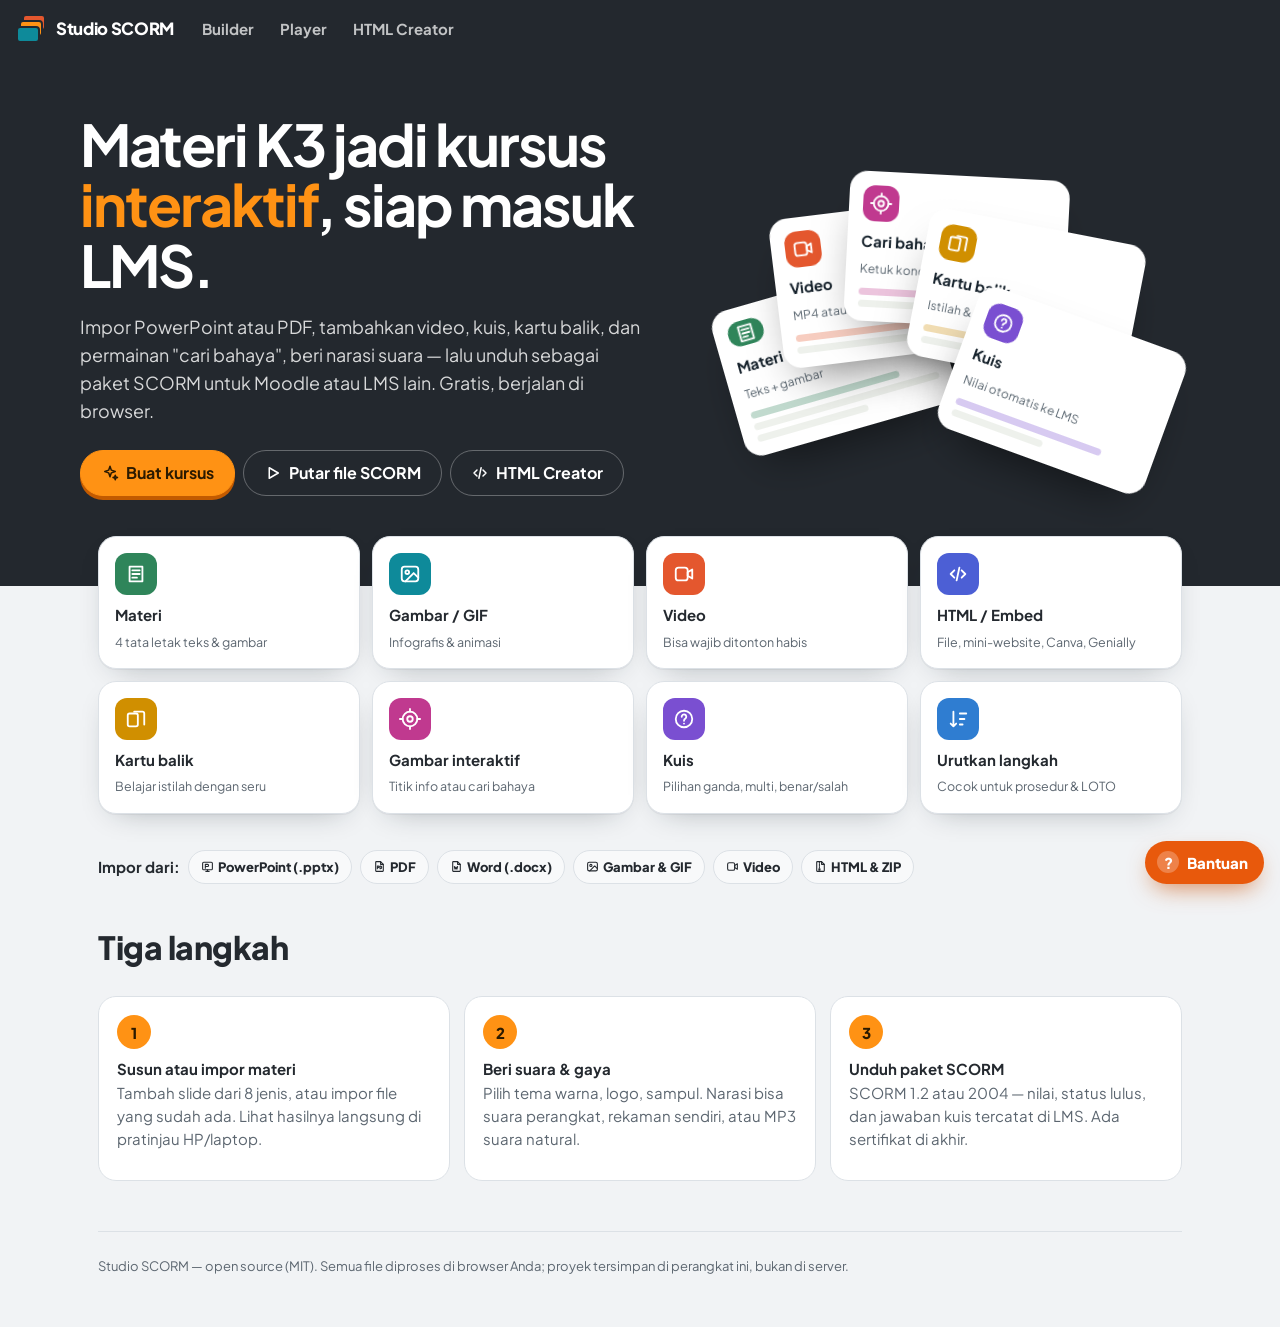
<file: index.html>
<!doctype html>
<html lang="id">
<head>
  <meta charset="utf-8">
  <meta name="viewport" content="width=device-width, initial-scale=1, viewport-fit=cover">
  <meta name="theme-color" content="#23282e">
  <title>Studio SCORM — buat & putar e-learning SCORM</title>
  <meta name="description" content="Aplikasi open-source berbahasa Indonesia untuk membuat kursus SCORM interaktif (materi, video, kuis, kartu balik, cari bahaya) dengan narasi suara, dan memutar paket SCORM di browser.">
  <link rel="preconnect" href="https://fonts.googleapis.com">
  <link rel="preconnect" href="https://fonts.gstatic.com" crossorigin>
  <link href="https://fonts.googleapis.com/css2?family=Plus+Jakarta+Sans:wght@400;500;600;700;800&display=swap" rel="stylesheet">
  <link rel="stylesheet" href="app.css">
  <script type="module">
    import { icon } from './ui.js';
    document.querySelectorAll('.ic-slot[data-icon]').forEach((el) => el.replaceWith(icon(el.dataset.icon)));
  </script>
  <script type="module" src="tur-index.js" defer></script>
</head>
<body class="home">
  <header class="topbar">
    <a class="brand" href="index.html" aria-label="Studio SCORM — beranda"><span class="brand-mark" aria-hidden="true"><i></i><i></i><i></i></span><span class="brand-name">Studio SCORM</span></a>
    <nav class="topnav" aria-label="Menu utama">
      <a href="builder.html">Builder</a>
      <a href="player.html">Player</a>
      <a href="html-builder.html">HTML Creator</a>
    </nav>
  </header>

  <section class="hero">
    <div class="hero-inner">
      <div>
        <h1>Materi K3 jadi kursus <span class="hl">interaktif</span>, siap masuk LMS.</h1>
        <p class="lead">Impor PowerPoint atau PDF, tambahkan video, kuis, kartu balik, dan permainan "cari bahaya", beri narasi suara — lalu unduh sebagai paket SCORM untuk Moodle atau LMS lain. Gratis, berjalan di browser.</p>
        <div class="row">
          <a class="btn btn-signal nudge" href="builder.html"><span class="ic-slot" data-icon="sparkle"></span>Buat kursus</a>
          <a class="btn btn-ghost-light" href="player.html"><span class="ic-slot" data-icon="play"></span>Putar file SCORM</a>
          <a class="btn btn-ghost-light" href="html-builder.html"><span class="ic-slot" data-icon="html"></span>HTML Creator</a>
        </div>
      </div>
      <div class="fan" aria-hidden="true">
        <div class="fan-card" style="--tc:var(--t-content);--r:-16deg;--x:-120px;--y:20px;--d:.05s"><span class="type-icon"><span class="ic-slot" data-icon="content"></span></span><b>Materi</b><small>Teks + gambar</small><span class="bars"><i></i><i></i><i style="width:60%"></i></span></div>
        <div class="fan-card" style="--tc:var(--t-video);--r:-7deg;--x:-55px;--y:-30px;--d:.12s"><span class="type-icon"><span class="ic-slot" data-icon="video"></span></span><b>Video</b><small>MP4 atau YouTube</small><span class="bars"><i></i><i></i></span></div>
        <div class="fan-card" style="--tc:var(--t-hotspot);--r:3deg;--x:10px;--y:-55px;--d:.19s"><span class="type-icon"><span class="ic-slot" data-icon="hotspot"></span></span><b>Cari bahaya</b><small>Ketuk kondisi tidak aman</small><span class="bars"><i></i><i style="width:70%"></i></span></div>
        <div class="fan-card" style="--tc:var(--t-flip);--r:11deg;--x:80px;--y:-20px;--d:.26s"><span class="type-icon"><span class="ic-slot" data-icon="flip"></span></span><b>Kartu balik</b><small>Istilah & penjelasan</small><span class="bars"><i></i><i></i></span></div>
        <div class="fan-card" style="--tc:var(--t-quiz);--r:20deg;--x:140px;--y:40px;--d:.33s"><span class="type-icon"><span class="ic-slot" data-icon="quiz"></span></span><b>Kuis</b><small>Nilai otomatis ke LMS</small><span class="bars"><i></i><i style="width:50%"></i></span></div>
      </div>
    </div>
  </section>

  <main class="home-section">
    <div class="feature-grid lift">
      <div class="feature" style="--tc:var(--t-content)"><span class="type-icon"><span class="ic-slot" data-icon="content"></span></span><b>Materi</b><small>4 tata letak teks & gambar</small></div>
      <div class="feature" style="--tc:var(--t-image)"><span class="type-icon"><span class="ic-slot" data-icon="image"></span></span><b>Gambar / GIF</b><small>Infografis & animasi</small></div>
      <div class="feature" style="--tc:var(--t-video)"><span class="type-icon"><span class="ic-slot" data-icon="video"></span></span><b>Video</b><small>Bisa wajib ditonton habis</small></div>
      <div class="feature" style="--tc:var(--t-html)"><span class="type-icon"><span class="ic-slot" data-icon="html"></span></span><b>HTML / Embed</b><small>File, mini-website, Canva, Genially</small></div>
      <div class="feature" style="--tc:var(--t-flip)"><span class="type-icon"><span class="ic-slot" data-icon="flip"></span></span><b>Kartu balik</b><small>Belajar istilah dengan seru</small></div>
      <div class="feature" style="--tc:var(--t-hotspot)"><span class="type-icon"><span class="ic-slot" data-icon="hotspot"></span></span><b>Gambar interaktif</b><small>Titik info atau cari bahaya</small></div>
      <div class="feature" style="--tc:var(--t-quiz)"><span class="type-icon"><span class="ic-slot" data-icon="quiz"></span></span><b>Kuis</b><small>Pilihan ganda, multi, benar/salah</small></div>
      <div class="feature" style="--tc:var(--t-sort)"><span class="type-icon"><span class="ic-slot" data-icon="sort"></span></span><b>Urutkan langkah</b><small>Cocok untuk prosedur & LOTO</small></div>
    </div>

    <div class="strip">
      <b>Impor dari:</b>
      <span class="pill"><span class="ic-slot" data-icon="ppt"></span>PowerPoint (.pptx)</span>
      <span class="pill"><span class="ic-slot" data-icon="pdf"></span>PDF</span>
      <span class="pill"><span class="ic-slot" data-icon="word"></span>Word (.docx)</span>
      <span class="pill"><span class="ic-slot" data-icon="image"></span>Gambar & GIF</span>
      <span class="pill"><span class="ic-slot" data-icon="video"></span>Video</span>
      <span class="pill"><span class="ic-slot" data-icon="zip"></span>HTML & ZIP</span>
    </div>

    <h2 class="big">Tiga langkah</h2>
    <ol class="how">
      <li><b>Susun atau impor materi</b><p class="muted">Tambah slide dari 8 jenis, atau impor file yang sudah ada. Lihat hasilnya langsung di pratinjau HP/laptop.</p></li>
      <li><b>Beri suara & gaya</b><p class="muted">Pilih tema warna, logo, sampul. Narasi bisa suara perangkat, rekaman sendiri, atau MP3 suara natural.</p></li>
      <li><b>Unduh paket SCORM</b><p class="muted">SCORM 1.2 atau 2004 — nilai, status lulus, dan jawaban kuis tercatat di LMS. Ada sertifikat di akhir.</p></li>
    </ol>
    <p class="foot">Studio SCORM — open source (MIT). Semua file diproses di browser Anda; proyek tersimpan di perangkat ini, bukan di server.</p>
  </main>
</body>
</html>
</file>
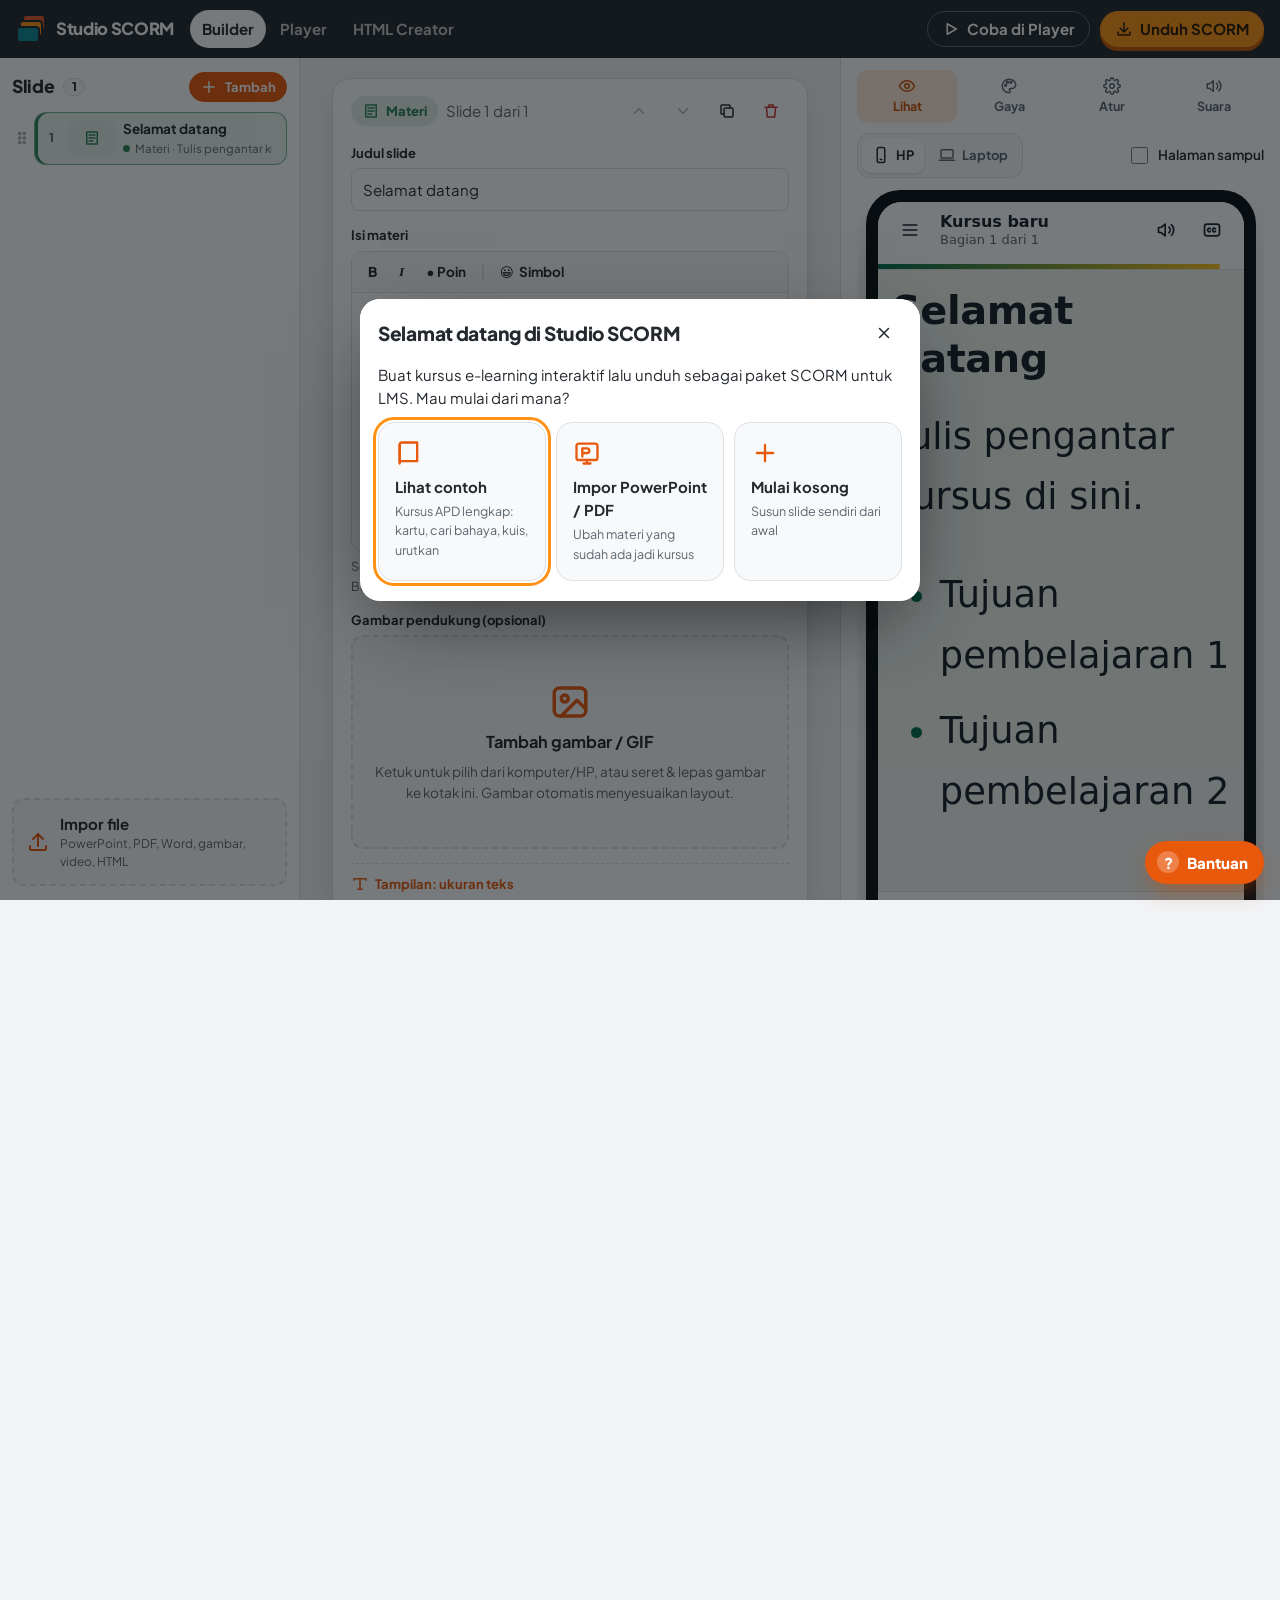
<file: builder.html>
<!doctype html>
<html lang="id">
<head>
  <meta charset="utf-8">
  <meta name="viewport" content="width=device-width, initial-scale=1, viewport-fit=cover">
  <meta name="theme-color" content="#23282e">
  <title>Builder — Studio SCORM</title>
  <link rel="preconnect" href="https://fonts.googleapis.com">
  <link rel="preconnect" href="https://fonts.gstatic.com" crossorigin>
  <link href="https://fonts.googleapis.com/css2?family=Plus+Jakarta+Sans:wght@400;500;600;700;800&display=swap" rel="stylesheet">
  <link rel="stylesheet" href="app.css">
  <script src="jszip.min.js"></script>
  <script src="karakter.js"></script>
  <script src="lipsync.js"></script>
  <script src="sfx.js"></script>
  <script type="module" src="builder.js"></script>
</head>
<body class="is-builder">
  <header class="topbar">
    <a class="brand" href="index.html" aria-label="Studio SCORM — beranda"><span class="brand-mark" aria-hidden="true"><i></i><i></i><i></i></span><span class="brand-name">Studio SCORM</span></a>
    <nav class="topnav" aria-label="Menu utama">
      <a href="builder.html" aria-current="page">Builder</a>
      <a href="player.html">Player</a>
      <a href="html-builder.html">HTML Creator</a>
    </nav>
    <span class="spacer"></span>
    <small id="saveState" class="save-state" aria-live="polite"></small>
    <button id="btnPreviewFull" class="btn btn-ghost-light" type="button"><span class="ic-slot" data-icon="play"></span><span class="hide-sm">Coba di Player</span></button>
    <button id="btnBuild" class="btn btn-signal" type="button"><span class="ic-slot" data-icon="download"></span><span>Unduh SCORM</span></button>
  </header>

  <div class="builder" id="builder" data-view="edit">
    <aside class="pane pane-slides" aria-label="Daftar slide">
      <div class="pane-head">
        <h2>Slide <span id="slideCount" class="count-pill">0</span></h2>
        <button id="btnAdd" class="btn btn-primary btn-sm" type="button"><span class="ic-slot" data-icon="plus"></span>Tambah</button>
      </div>
      <ol id="slideList" class="slide-list"></ol>
      <button id="btnImport" class="import-cta" type="button">
        <span class="ic-slot" data-icon="upload"></span>
        <span><b>Impor file</b><small>PowerPoint, PDF, Word, gambar, video, HTML</small></span>
      </button>
    </aside>

    <main class="pane pane-edit" id="paneEdit" aria-label="Penyunting slide">
      <div id="editor"></div>
    </main>

    <aside class="pane pane-side" aria-label="Pratinjau dan pengaturan">
      <div class="tabs" role="tablist" aria-label="Panel samping">
        <button role="tab" data-tab="lihat" aria-selected="true"><span class="ic-slot" data-icon="eye"></span>Lihat</button>
        <button role="tab" data-tab="gaya" aria-selected="false"><span class="ic-slot" data-icon="palette"></span>Gaya</button>
        <button role="tab" data-tab="atur" aria-selected="false"><span class="ic-slot" data-icon="settings"></span>Atur</button>
        <button role="tab" data-tab="suara" aria-selected="false"><span class="ic-slot" data-icon="sound"></span>Suara</button>
      </div>
      <section class="tab-panel" data-panel="lihat">
        <div class="preview-tools">
          <div class="segmented" role="radiogroup" aria-label="Ukuran layar pratinjau">
            <label><input type="radio" name="dev" value="hp" checked><span><span class="ic-slot" data-icon="phone"></span>HP</span></label>
            <label><input type="radio" name="dev" value="laptop"><span><span class="ic-slot" data-icon="laptop"></span>Laptop</span></label>
          </div>
          <label class="chk"><input type="checkbox" id="pvCover"> Halaman sampul</label>
        </div>
        <div class="preview-stage" id="pvStage">
          <div class="device" id="pvDevice"><iframe id="pvFrame" title="Pratinjau slide" src="preview.html"></iframe></div>
        </div>
        <p class="hint center">Pratinjau langsung — coba klik kuis, kartu, atau titik di sini.</p>
      </section>
      <section class="tab-panel" data-panel="gaya" hidden></section>
      <section class="tab-panel" data-panel="atur" hidden></section>
      <section class="tab-panel" data-panel="suara" hidden></section>
    </aside>
  </div>

  <nav class="mobile-nav" aria-label="Bagian Builder">
    <button data-view="slides"><span class="ic-slot" data-icon="list"></span>Slide</button>
    <button data-view="edit" aria-current="true"><span class="ic-slot" data-icon="edit"></span>Edit</button>
    <button data-view="lihat"><span class="ic-slot" data-icon="eye"></span>Lihat</button>
    <button data-view="atur"><span class="ic-slot" data-icon="settings"></span>Atur</button>
  </nav>

  <div class="drop-overlay" id="dropOverlay" hidden><div><span class="ic-slot" data-icon="upload"></span><b>Lepaskan untuk mengimpor</b><small>PowerPoint, PDF, Word, gambar, video, HTML, ZIP</small></div></div>
</body>
</html>
</file>
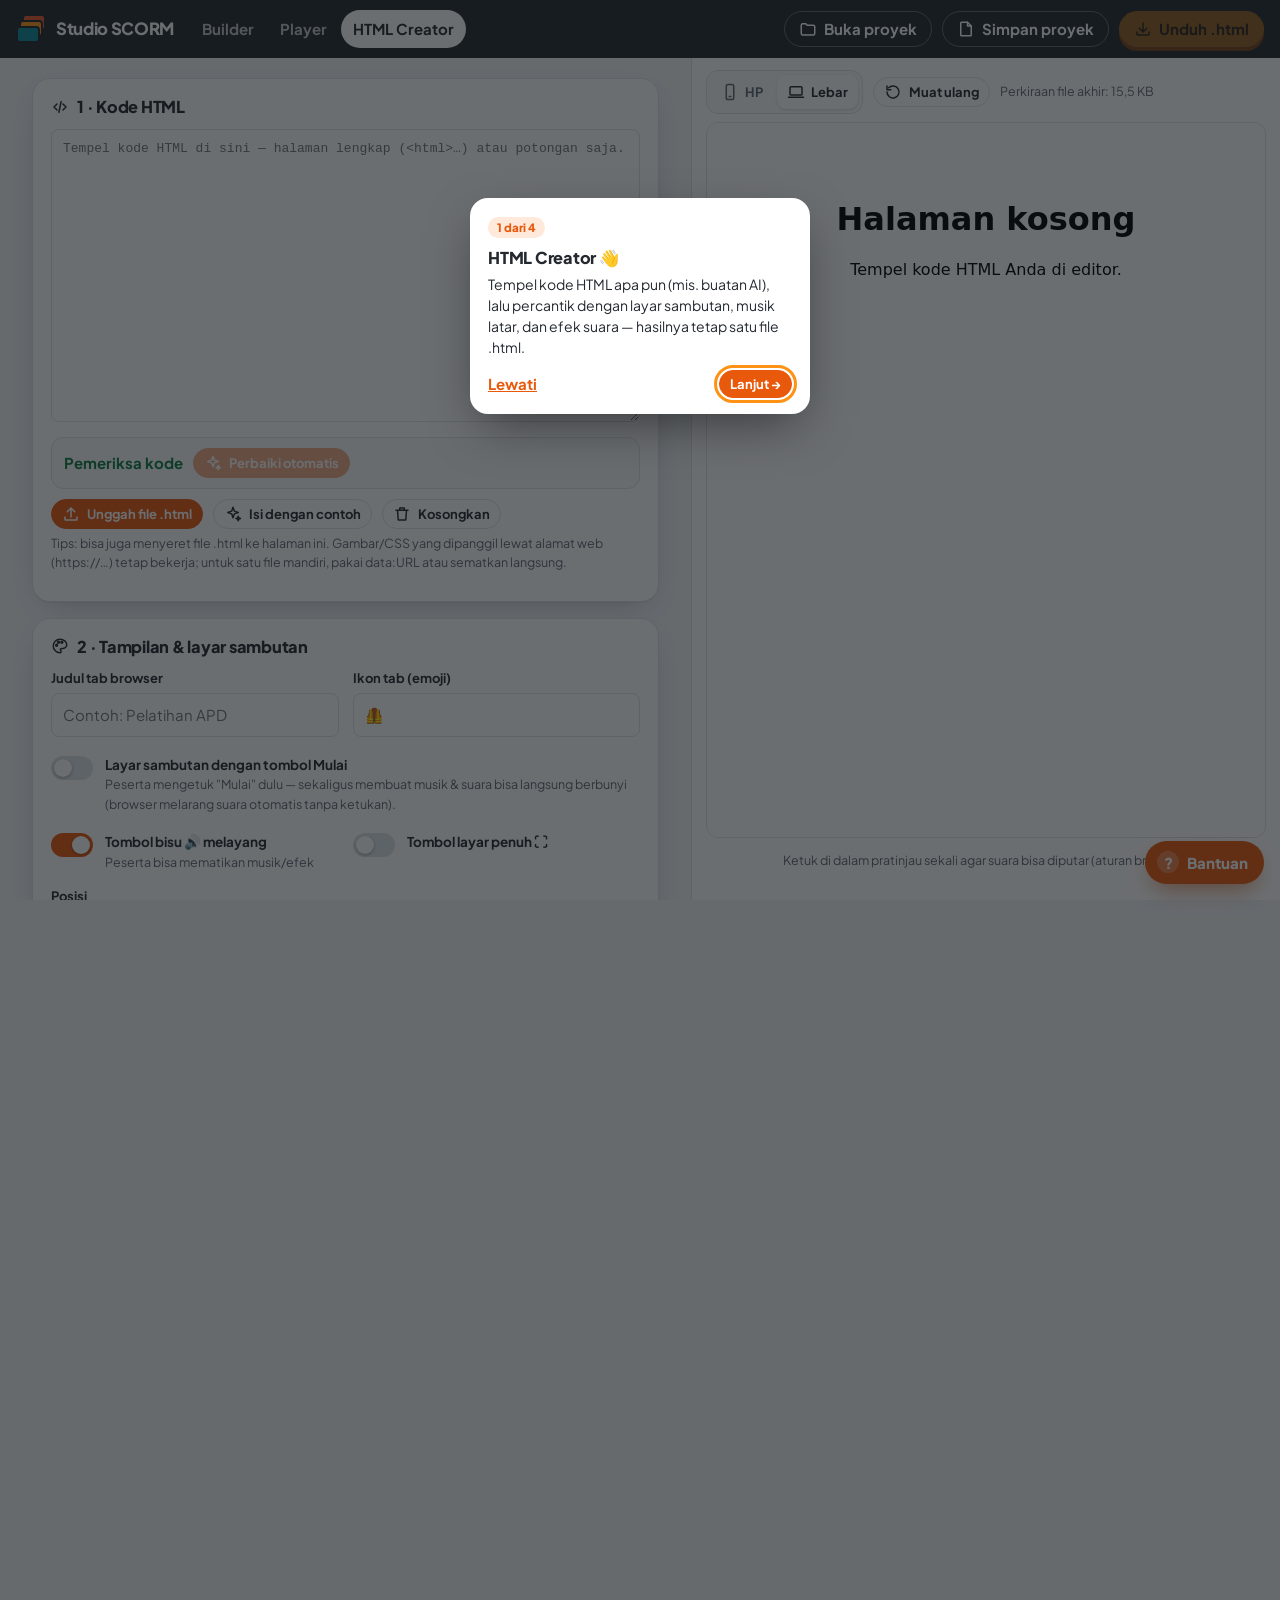
<file: html-builder.html>
<!doctype html>
<html lang="id">
<head>
  <meta charset="utf-8">
  <meta name="viewport" content="width=device-width, initial-scale=1, viewport-fit=cover">
  <meta name="theme-color" content="#23282e">
  <title>HTML Creator — Studio SCORM</title>
  <link rel="preconnect" href="https://fonts.googleapis.com">
  <link rel="preconnect" href="https://fonts.gstatic.com" crossorigin>
  <link href="https://fonts.googleapis.com/css2?family=Plus+Jakarta+Sans:wght@400;500;600;700;800&display=swap" rel="stylesheet">
  <link rel="stylesheet" href="app.css">
  <link rel="stylesheet" href="htmlstudio.css">
  <script type="module" src="htmlstudio.js"></script>
</head>
<body class="is-html">
  <header class="topbar">
    <a class="brand" href="index.html" aria-label="Studio SCORM — beranda"><span class="brand-mark" aria-hidden="true"><i></i><i></i><i></i></span><span class="brand-name">Studio SCORM</span></a>
    <nav class="topnav" aria-label="Menu utama">
      <a href="builder.html">Builder</a>
      <a href="player.html">Player</a>
      <a href="html-builder.html" aria-current="page">HTML Creator</a>
    </nav>
    <span class="spacer"></span>
    <small id="saveState" class="save-state" aria-live="polite"></small>
    <button id="btnOpen" class="btn btn-ghost-light" type="button"><span class="ic-slot" data-icon="folder"></span><span class="hide-sm">Buka proyek</span></button>
    <button id="btnSave" class="btn btn-ghost-light" type="button"><span class="ic-slot" data-icon="file"></span><span class="hide-sm">Simpan proyek</span></button>
    <button id="btnExport" class="btn btn-signal" type="button"><span class="ic-slot" data-icon="download"></span><span>Unduh .html</span></button>
    <input id="fileProject" type="file" accept=".json,application/json" hidden>
  </header>
  <div class="hc" id="hc" data-view="edit">
    <main class="hc-edit" id="panels" aria-label="Pengaturan"></main>
    <aside class="hc-view" aria-label="Pratinjau">
      <div class="hc-tools">
        <div class="segmented" role="radiogroup" aria-label="Ukuran pratinjau">
          <label><input type="radio" name="dev" value="hp"><span><span class="ic-slot" data-icon="phone"></span>HP</span></label>
          <label><input type="radio" name="dev" value="full" checked><span><span class="ic-slot" data-icon="laptop"></span>Lebar</span></label>
        </div>
        <button id="btnReload" class="btn btn-sm" type="button"><span class="ic-slot" data-icon="retry"></span>Muat ulang</button>
        <span id="sizeInfo" class="muted small"></span>
      </div>
      <div class="hc-frame" id="frameWrap"><iframe id="pv" title="Pratinjau halaman" allow="autoplay; fullscreen" sandbox="allow-scripts allow-same-origin allow-forms allow-popups allow-modals"></iframe></div>
      <p class="hint center">Ketuk di dalam pratinjau sekali agar suara bisa diputar (aturan browser).</p>
    </aside>
  </div>
  <nav class="hc-tabs" aria-label="Tampilan">
    <button type="button" data-v="edit" aria-pressed="true">Atur</button>
    <button type="button" data-v="lihat" aria-pressed="false">Lihat</button>
  </nav>
</body>
</html>
</file>
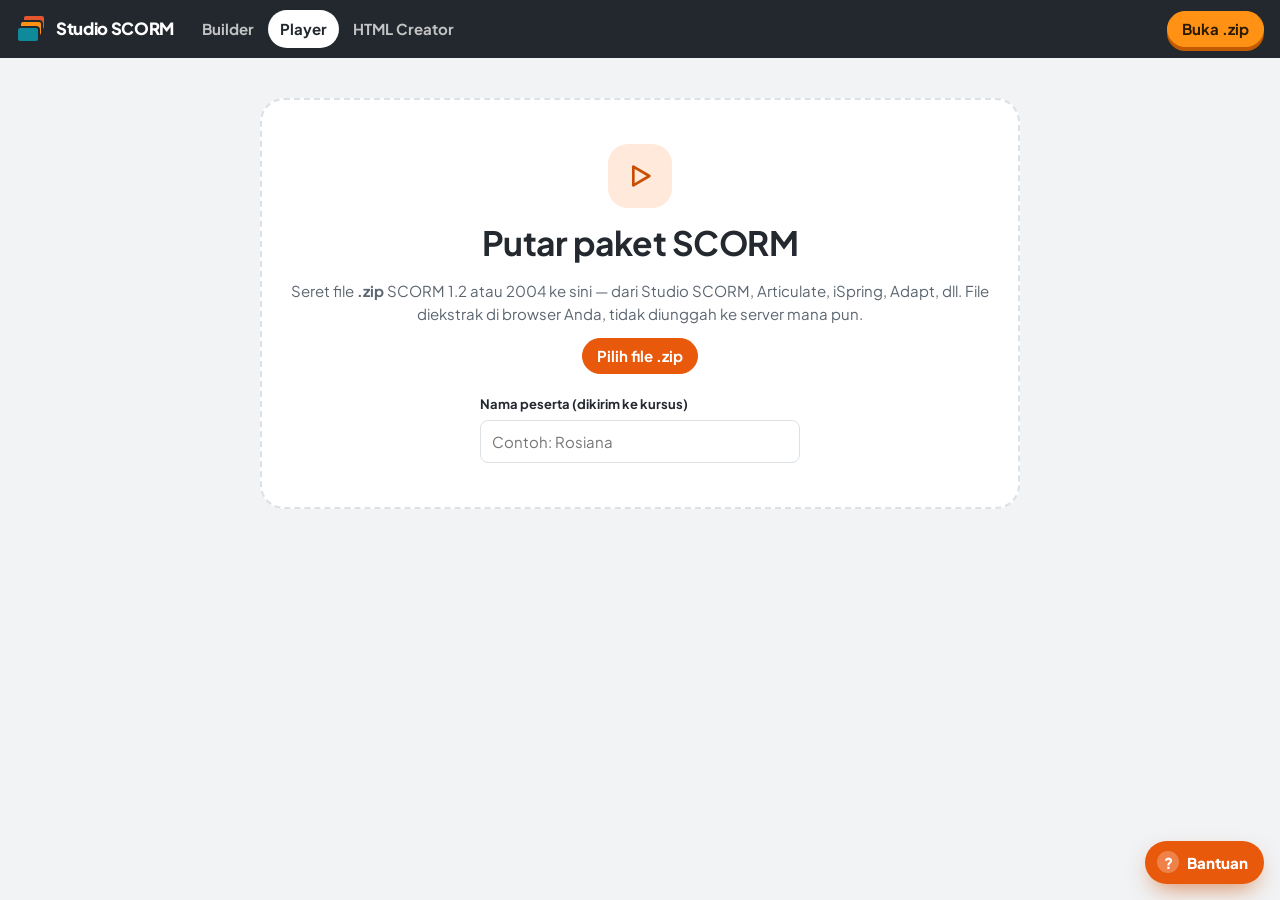
<file: player.html>
<!doctype html>
<html lang="id">
<head>
  <meta charset="utf-8">
  <meta name="viewport" content="width=device-width, initial-scale=1, viewport-fit=cover">
  <meta name="theme-color" content="#23282e">
  <title>Player SCORM — Studio SCORM</title>
  <link rel="preconnect" href="https://fonts.googleapis.com">
  <link rel="preconnect" href="https://fonts.gstatic.com" crossorigin>
  <link href="https://fonts.googleapis.com/css2?family=Plus+Jakarta+Sans:wght@400;500;600;700;800&display=swap" rel="stylesheet">
  <link rel="stylesheet" href="app.css">
  <script src="jszip.min.js"></script>
  <script type="module" src="player.js"></script>
</head>
<body>
  <header class="topbar">
    <a class="brand" href="index.html" aria-label="Studio SCORM — beranda"><span class="brand-mark" aria-hidden="true"><i></i><i></i><i></i></span><span class="brand-name">Studio SCORM</span></a>
    <nav class="topnav" aria-label="Menu utama">
      <a href="builder.html">Builder</a>
      <a href="player.html" aria-current="page">Player</a>
      <a href="html-builder.html">HTML Creator</a>
    </nav>
    <span class="spacer"></span>
    <button id="btnInfo" class="btn btn-ghost-light" type="button" aria-expanded="false" aria-controls="sidePanel" hidden>Info &amp; status</button>
    <button id="btnClose" class="btn btn-ghost-light" type="button" hidden>Tutup kursus</button>
    <label class="btn btn-signal" for="fileInput" style="margin:0">Buka .zip</label>
    <input id="fileInput" type="file" accept=".zip,application/zip" hidden>
  </header>

  <section id="viewUpload">
    <div id="dropzone" class="dropzone">
      <div class="big-ic" aria-hidden="true"><svg class="ic" viewBox="0 0 24 24" fill="none" stroke="currentColor" stroke-width="2" stroke-linecap="round" stroke-linejoin="round"><path d="M7 5l12 7-12 7z"/></svg></div>
      <h1>Putar paket SCORM</h1>
      <p class="muted">Seret file <b>.zip</b> SCORM 1.2 atau 2004 ke sini — dari Studio SCORM, Articulate, iSpring, Adapt, dll. File diekstrak di browser Anda, tidak diunggah ke server mana pun.</p>
      <p><label class="btn btn-primary" for="fileInput">Pilih file .zip</label></p>
      <div id="importProgress" hidden>
        <div class="progress"><div></div></div>
        <small id="importText" class="muted"></small>
      </div>
      <div class="field field-inline">
        <label for="learnerName">Nama peserta (dikirim ke kursus)</label>
        <input id="learnerName" type="text" placeholder="Contoh: Rosiana">
      </div>
    </div>
    <div class="library" id="library"></div>
  </section>

  <section id="viewPlayer" class="player" hidden>
    <div id="sideBackdrop" class="side-backdrop" hidden></div>
    <aside class="player-side" id="sidePanel" aria-label="Info kursus">
      <button id="btnSideClose" class="btn btn-sm side-close" type="button" aria-label="Tutup panel info">Tutup ✕</button>
      <div>
        <h2 id="courseTitle" style="margin-bottom:6px"></h2>
        <span id="courseVersion" class="version-badge"></span>
      </div>
      <nav aria-label="Daftar isi"><ul id="toc" class="toc"></ul></nav>
      <div class="row">
        <button id="btnPrev" class="btn btn-sm" type="button">Sebelumnya</button>
        <button id="btnNext" class="btn btn-sm" type="button">Berikutnya</button>
      </div>
      <div class="stats" aria-live="polite">
        <div class="stat"><span>Status</span><b id="stStatus">–</b></div>
        <div class="stat"><span>Nilai</span><b id="stScore">–</b></div>
        <div class="stat"><span>Hasil</span><b id="stSuccess">–</b></div>
        <div class="stat"><span>Total waktu</span><b id="stTime">–</b></div>
      </div>
      <button id="btnReset" class="btn btn-sm btn-danger" type="button">Hapus progres kursus ini</button>
    
      <details class="debug">
        <summary>Log komunikasi SCORM (untuk pengembang)</summary>
        <pre id="log" class="log"></pre>
      </details>
    </aside>
    <div class="player-main">
      <div class="stage">
        <iframe id="frame" title="Konten kursus" allow="autoplay; fullscreen; microphone" allowfullscreen></iframe>
        <div id="overlay" class="stage-overlay" hidden>
          <div>
            <h2 id="overlayTitle">Sesi selesai</h2>
            <p class="muted" id="overlayText">Kursus menutup sesinya. Progres sudah tersimpan.</p>
            <button id="btnRelaunch" class="btn btn-primary" type="button">Buka lagi</button>
          </div>
        </div>
      </div>
    </div>
  </section>
</body>
</html>
</file>
<file: app.css>
/* ============================================================
   Studio SCORM — tampilan aplikasi (Beranda, Builder, Player)
   ============================================================ */
:root {
  --ink: #24292f; --muted: #5c6670; --paper: #f1f3f5; --surface: #ffffff; --surface-2: #f8f9fa; --line: #dce1e6;
  --forest: #23282e; --forest-2: #30373f; --accent: #e8590c; --accent-strong: #c94e04; --accent-soft: #ffe9da;
  --signal: #ff9214; --signal-ink: #2b1a00; --danger: #c4372d; --danger-soft: #fbe4e1;
  --t-content: #2f855a; --t-image: #0e8a9a; --t-video: #e4572e; --t-html: #4c5fd5;
  --t-flip: #d08f00; --t-hotspot: #c0398f; --t-quiz: #7a4fd1; --t-sort: #2f7dd1;
  --r-s: 8px; --r-m: 12px; --r-l: 18px;
  --shadow: 0 1px 0 rgba(21,33,43,.05), 0 10px 30px -18px rgba(21,33,43,.45);
  --font: "Plus Jakarta Sans", system-ui, -apple-system, "Segoe UI", Roboto, sans-serif;
  color-scheme: light;
}
@media (prefers-color-scheme: dark) {
  :root:not([data-theme="light"]) {
    --ink: #e8eaed; --muted: #9aa3ab; --paper: #121518; --surface: #1b2026; --surface-2: #232931; --line: #343c45;
    --forest: #1a1e23; --forest-2: #242a31; --accent: #ff8c42; --accent-strong: #ffa94d; --accent-soft: #3b2311;
    --danger: #ff8a7f; --danger-soft: #3a1e1c; --shadow: 0 10px 30px -18px rgba(0,0,0,.8); color-scheme: dark;
  }
}
:root[data-theme="dark"] {
  --ink: #e8eaed; --muted: #9aa3ab; --paper: #121518; --surface: #1b2026; --surface-2: #232931; --line: #343c45;
  --forest: #1a1e23; --forest-2: #242a31; --accent: #ff8c42; --accent-strong: #ffa94d; --accent-soft: #3b2311;
  --danger: #ff8a7f; --danger-soft: #3a1e1c; color-scheme: dark;
}
* { box-sizing: border-box; }
html, body { margin: 0; }
body { font: 15px/1.55 var(--font); color: var(--ink); background: var(--paper); -webkit-font-smoothing: antialiased; }
h1, h2, h3 { line-height: 1.2; margin: 0 0 .5em; letter-spacing: -.015em; }
h2 { font-size: 1.1rem; font-weight: 800; }
h3 { font-size: .98rem; font-weight: 800; margin-top: 1.4em; }
p { margin: 0 0 .8em; }
a { color: var(--accent); }
code { background: var(--surface-2); padding: 1px 5px; border-radius: 5px; font-size: .92em; }
[hidden] { display: none !important; }
:focus-visible { outline: 3px solid var(--signal); outline-offset: 2px; border-radius: 6px; }
.ic { width: 18px; height: 18px; flex: none; }
.muted { color: var(--muted); } .small { font-size: 12.5px; } .center { text-align: center; } .grow { flex: 1; min-width: 0; }
.spacer { flex: 1; }
.row { display: flex; gap: 8px; align-items: center; } .row.wrap { flex-wrap: wrap; } .row.tight { gap: 0; } .row.center { justify-content: center; }
.grid2 { display: grid; grid-template-columns: 1fr 1fr; gap: 10px; }
.stack { display: flex; flex-direction: column; gap: 10px; margin-bottom: 12px; }

/* ---------- bilah atas ---------- */
.topbar {
  position: sticky; top: 0; z-index: 40; display: flex; align-items: center; gap: 10px; min-height: 58px; padding: 8px 16px;
  background: var(--forest); color: #fff;
}
.brand { display: flex; align-items: center; gap: 10px; color: #fff; text-decoration: none; font-weight: 800; letter-spacing: -.02em; font-size: 1.05rem; }
.brand-mark { position: relative; width: 30px; height: 30px; }
.brand-mark i { position: absolute; left: 0; width: 24px; height: 17px; border-radius: 4px; border: 2px solid var(--forest); }
.brand-mark i:nth-child(1) { top: 0; left: 6px; background: var(--t-video); }
.brand-mark i:nth-child(2) { top: 6px; left: 3px; background: var(--signal); }
.brand-mark i:nth-child(3) { top: 12px; left: 0; background: #0e8a9a; }
.topnav { display: flex; gap: 2px; margin-left: 6px; }
.topnav a { color: rgba(255,255,255,.72); text-decoration: none; font-weight: 700; padding: 7px 12px; border-radius: 999px; }
.topnav a:hover { color: #fff; background: rgba(255,255,255,.08); }
.topnav a[aria-current="page"] { color: var(--forest); background: #fff; }
.save-state { color: rgba(255,255,255,.7); font-size: 12.5px; }

/* ---------- tombol ---------- */
.btn {
  font: inherit; font-weight: 700; display: inline-flex; align-items: center; justify-content: center; gap: 7px; cursor: pointer;
  padding: 8px 14px; border-radius: 999px; border: 1.5px solid var(--line); background: var(--surface); color: var(--ink);
  text-decoration: none; line-height: 1.25; white-space: nowrap; transition: transform .1s, background .15s, border-color .15s, box-shadow .15s;
}
.btn:hover:not(:disabled) { border-color: var(--muted); }
.btn:active:not(:disabled) { transform: scale(.97); }
.btn:disabled { opacity: .5; cursor: not-allowed; }
.btn-sm { padding: 5px 10px; font-size: 13px; }
.btn-primary { background: var(--accent); border-color: var(--accent); color: #fff; }
.btn-primary:hover:not(:disabled) { background: var(--accent-strong); border-color: var(--accent-strong); }
@media (prefers-color-scheme: dark) { :root:not([data-theme="light"]) .btn-primary { color: #231303; } }
.btn-signal { background: var(--signal); border-color: var(--signal); color: var(--signal-ink); box-shadow: 0 4px 0 #c25a00; }
.btn-signal:hover:not(:disabled) { border-color: var(--signal); filter: brightness(1.05); }
.btn-signal:active:not(:disabled) { box-shadow: 0 1px 0 #c25a00; transform: translateY(2px); }
.btn-ghost-light { background: transparent; border-color: rgba(255,255,255,.3); color: #fff; }
.btn-ghost-light:hover:not(:disabled) { border-color: #fff; background: rgba(255,255,255,.06); }
.btn-magic { background: linear-gradient(120deg, #7a4fd1, #c0398f 55%, #e4572e); border: 0; color: #fff; padding: 9.5px 15.5px; }
.btn-magic:hover:not(:disabled) { filter: brightness(1.08); }
.btn-danger { color: var(--danger); }
.btn-danger:hover:not(:disabled) { border-color: var(--danger); }
.btn-add { border-style: dashed; color: var(--accent); }
.link { background: none; border: 0; padding: 0; font: inherit; font-weight: 700; color: var(--accent); cursor: pointer; text-decoration: underline; }
.icon-btn {
  width: 36px; height: 36px; display: inline-grid; place-items: center; border: 0; border-radius: 50%; background: transparent;
  color: var(--ink); cursor: pointer; flex: none;
}
.icon-btn:hover:not(:disabled) { background: var(--surface-2); }
.icon-btn:disabled { opacity: .35; cursor: not-allowed; }
.icon-btn.danger { color: var(--danger); }

/* ---------- formulir ---------- */
.field { margin-bottom: 14px; }
.field > label, .field-label { display: block; font-weight: 700; font-size: 13px; margin-bottom: 5px; }
.hint { font-size: 12.5px; color: var(--muted); margin-top: 5px; }
.hint b { color: var(--ink); }
input[type="text"], input[type="url"], input[type="number"], select, textarea {
  width: 100%; font: inherit; color: var(--ink); background: var(--surface); border: 1.5px solid var(--line); border-radius: var(--r-s); padding: 9px 11px;
}
textarea { resize: vertical; line-height: 1.6; }
input:focus, select:focus, textarea:focus { outline: none; border-color: var(--accent); box-shadow: 0 0 0 3px var(--accent-soft); }
input[type="range"] { width: 100%; accent-color: var(--accent); }
.big-num { font-size: 1.3rem; min-width: 2.4em; text-align: right; }
.chk { display: inline-flex; align-items: center; gap: 7px; font-weight: 600; font-size: 13.5px; cursor: pointer; }
.chk input { width: 17px; height: 17px; accent-color: var(--accent); }

.segmented { display: flex; flex-wrap: wrap; gap: 4px; padding: 4px; background: var(--surface-2); border-radius: 12px; border: 1.5px solid var(--line); }
.segmented label { flex: 1 1 auto; cursor: pointer; }
.segmented input { position: absolute; opacity: 0; pointer-events: none; }
.segmented span { display: flex; align-items: center; justify-content: center; gap: 6px; padding: 7px 10px; border-radius: 9px; font-weight: 700; font-size: 13px; color: var(--muted); text-align: center; }
.segmented input:checked + span { background: var(--surface); color: var(--ink); box-shadow: 0 1px 3px rgba(0,0,0,.14); }
.segmented input:focus-visible + span { outline: 3px solid var(--signal); }

.switch { display: flex; gap: 12px; align-items: flex-start; cursor: pointer; margin: 4px 0 14px; }
.switch input { position: absolute; opacity: 0; }
.switch .track { flex: none; width: 42px; height: 24px; border-radius: 999px; background: var(--line); position: relative; transition: background .15s; margin-top: 1px; }
.switch .track::after { content: ""; position: absolute; top: 3px; left: 3px; width: 18px; height: 18px; border-radius: 50%; background: #fff; transition: transform .15s; box-shadow: 0 1px 3px rgba(0,0,0,.3); }
.switch input:checked + .track { background: var(--accent); }
.switch input:checked + .track::after { transform: translateX(18px); }
.switch input:focus-visible + .track { outline: 3px solid var(--signal); outline-offset: 2px; }
.switch b { display: block; font-size: 13.5px; }
.switch small { display: block; color: var(--muted); font-size: 12.5px; }

/* media picker */
.asset { border: 2px dashed var(--line); border-radius: var(--r-m); background: var(--surface-2); padding: 10px; transition: border-color .15s, background .15s; }
.asset.drag { border-color: var(--accent); background: var(--accent-soft); }
.asset img, .asset video { display: block; max-width: 100%; max-height: 240px; margin: 0 auto 10px; border-radius: var(--r-s); }
.asset audio { width: 100%; margin-bottom: 8px; }
.asset-empty { width: 100%; display: flex; flex-direction: column; align-items: center; gap: 6px; padding: 34px 10px; background: none; border: 0; font: inherit; font-size: 1.02rem; color: var(--ink); cursor: pointer; border-radius: var(--r-s); }
.asset-empty:hover { background: var(--accent-soft); }
.asset-empty .ic { width: 42px; height: 42px; color: var(--accent); }
.asset:has(.asset-empty):hover { border-color: var(--accent); }
.asset-empty small { color: var(--muted); }
.asset-meta { display: flex; flex-wrap: wrap; align-items: center; justify-content: space-between; gap: 8px; }
.asset-name { font-weight: 700; font-size: 13px; word-break: break-all; }
.asset-name small { font-weight: 500; color: var(--muted); }
.zip-chip { display: flex; align-items: center; gap: 8px; font-weight: 700; padding: 8px; }

/* ---------- BUILDER ---------- */
.is-builder { overflow: hidden; }
.builder { display: grid; grid-template-columns: 300px minmax(0, 1fr) 440px; height: calc(100vh - 58px); height: calc(100dvh - 58px); }
.pane { overflow: auto; min-height: 0; }
.pane-slides { background: var(--surface); border-right: 1px solid var(--line); padding: 14px 12px; display: flex; flex-direction: column; }
.pane-edit { padding: 20px clamp(14px, 2.5vw, 34px) 40px; }
.pane-side { background: var(--surface); border-left: 1px solid var(--line); padding: 0 16px 24px; }
.pane-head { display: flex; align-items: center; justify-content: space-between; gap: 8px; margin-bottom: 10px; }
.pane-head h2 { margin: 0; display: flex; align-items: center; gap: 8px; }
.count-pill { font-size: 12px; background: var(--surface-2); border: 1px solid var(--line); border-radius: 999px; padding: 1px 8px; }

.slide-list { list-style: none; margin: 0 0 12px; padding: 0; flex: 1; }
.slide-row { display: flex; align-items: stretch; gap: 2px; margin-bottom: 6px; border-radius: var(--r-m); }
.slide-row.dragging { opacity: .85; box-shadow: var(--shadow); background: var(--surface); position: relative; z-index: 2; }
.drag { display: grid; place-items: center; width: 20px; color: var(--muted); cursor: grab; touch-action: none; opacity: .55; }
.slide-row:hover .drag { opacity: 1; }
.slide-item {
  flex: 1; min-width: 0; display: grid; grid-template-columns: 20px 46px minmax(0, 1fr) auto; gap: 8px; align-items: center; text-align: left;
  font: inherit; color: var(--ink); background: transparent; border: 1.5px solid transparent; border-radius: var(--r-m); padding: 6px; cursor: pointer;
  box-shadow: inset 3px 0 0 var(--tc);
}
.slide-item:hover { background: var(--surface-2); }
.slide-item[aria-current="true"] { background: color-mix(in srgb, var(--tc) 10%, var(--surface)); border-color: color-mix(in srgb, var(--tc) 60%, transparent); }
.slide-item .num { font-size: 12px; font-weight: 800; color: var(--muted); text-align: center; }
.thumb { width: 46px; height: 34px; border-radius: 6px; display: grid; place-items: center; overflow: hidden; background: color-mix(in srgb, var(--tc) 14%, var(--surface)); color: var(--tc); }
.thumb img, .thumb video { width: 100%; height: 100%; object-fit: cover; }
.slide-item .meta { min-width: 0; display: flex; flex-direction: column; }
.slide-item .title { font-weight: 700; font-size: 13.5px; white-space: nowrap; overflow: hidden; text-overflow: ellipsis; }
.slide-item .sub { font-size: 11.5px; color: var(--muted); white-space: nowrap; overflow: hidden; text-overflow: ellipsis; display: flex; align-items: center; gap: 5px; }
.type-dot { width: 7px; height: 7px; border-radius: 50%; background: var(--tc); flex: none; }
.badge-audio { color: var(--accent); display: grid; }
.badge-audio .ic { width: 15px; height: 15px; }
.import-cta {
  display: flex; align-items: center; gap: 10px; width: 100%; text-align: left; font: inherit; color: var(--ink); cursor: pointer;
  border: 2px dashed var(--line); border-radius: var(--r-m); background: var(--surface-2); padding: 12px;
}
.import-cta:hover { border-color: var(--accent); }
.import-cta .ic { width: 24px; height: 24px; color: var(--accent); }
.import-cta b, .import-cta small { display: block; }
.import-cta small { color: var(--muted); font-size: 12px; }

.editor-card { background: var(--surface); border-radius: var(--r-l); padding: 18px; box-shadow: var(--shadow); max-width: 780px; margin: 0 auto 16px; border: 1px solid var(--line); }
.editor-head { display: flex; align-items: center; gap: 8px; margin: -4px 0 14px; flex-wrap: wrap; }
.type-chip { display: inline-flex; align-items: center; gap: 6px; font-weight: 800; font-size: 13px; padding: 5px 11px; border-radius: 999px; background: color-mix(in srgb, var(--tc) 14%, var(--surface)); color: var(--tc); }
.editor-foot { max-width: 780px; margin: 0 auto; display: flex; justify-content: space-between; gap: 8px; flex-wrap: wrap; }
.item-card { border: 1.5px solid var(--line); border-radius: var(--r-m); padding: 12px; background: var(--surface-2); }
.item-head { display: flex; align-items: center; gap: 8px; margin-bottom: 8px; }
.item-head b { flex: 1; }
.item-head select { flex: 1; width: auto; padding: 6px 8px; font-weight: 700; }
.pin-no { width: 26px; height: 26px; border-radius: 50%; display: grid; place-items: center; background: var(--accent); color: #fff; font-weight: 800; font-size: 12.5px; flex: none; }
.option-row { display: grid; grid-template-columns: auto minmax(0, 1fr) auto; gap: 8px; align-items: center; margin-bottom: 6px; }
.option-row input[type="radio"], .option-row input[type="checkbox"] { width: 20px; height: 20px; accent-color: var(--accent); }
.opts-edit > .btn { margin-top: 4px; }
details.mini { margin-top: 6px; }
details.mini summary { cursor: pointer; font-weight: 700; font-size: 13px; color: var(--accent); margin-bottom: 8px; }
.empty { text-align: center; padding: 60px 20px; }

/* hotspot editor */
.hs-board { margin-bottom: 12px; }
.hs-wrap { position: relative; border-radius: var(--r-m); overflow: hidden; cursor: crosshair; touch-action: none; user-select: none; -webkit-user-select: none; }
.hs-wrap img { width: 100%; display: block; }
.hs-pin {
  position: absolute; transform: translate(-50%, -50%); width: 32px; height: 32px; border-radius: 50%; border: 3px solid #fff; background: var(--t-hotspot);
  color: #fff; font: 800 13px var(--font); cursor: grab; box-shadow: 0 3px 10px rgba(0,0,0,.4); touch-action: none; padding: 0;
}

/* narasi */
.narr { border-top: 4px solid var(--signal); }
.narr-head { display: flex; align-items: center; gap: 8px; margin-bottom: 10px; }
.narr-head h3 { margin: 0; }
.narr-actions { display: flex; flex-wrap: wrap; gap: 8px; margin-bottom: 12px; }
.narr-audio audio { width: 100%; margin-bottom: 6px; }

/* tab samping */
.tabs { position: sticky; top: 0; z-index: 5; display: flex; gap: 2px; padding: 12px 0 10px; background: var(--surface); }
.tabs button {
  flex: 1; display: flex; flex-direction: column; align-items: center; gap: 2px; font: inherit; font-weight: 700; font-size: 12.5px; color: var(--muted);
  background: transparent; border: 0; border-radius: 10px; padding: 7px 4px; cursor: pointer;
}
.tabs button[aria-selected="true"] { background: var(--accent-soft); color: var(--accent-strong); }
.tab-panel h3:first-child { margin-top: .4em; }
.preview-tools { display: flex; align-items: center; justify-content: space-between; gap: 10px; flex-wrap: wrap; margin-bottom: 12px; }
.preview-tools .segmented { flex: none; }
.preview-stage { position: relative; overflow: hidden; display: flex; justify-content: center; }
.device { transform-origin: top center; flex: none; background: #0b0f12; padding: 12px; border-radius: 34px; box-shadow: 0 20px 40px -20px rgba(0,0,0,.6); }
.device[data-dev="laptop"] { border-radius: 14px; padding: 10px; }
.device iframe { width: 100%; height: 100%; border: 0; border-radius: 24px; background: #fff; display: block; }
.device[data-dev="laptop"] iframe { border-radius: 6px; }

.theme-grid { display: grid; grid-template-columns: repeat(auto-fill, minmax(118px, 1fr)); gap: 8px; margin-bottom: 12px; }
.theme-card { font: inherit; font-weight: 700; font-size: 12.5px; color: var(--ink); background: var(--surface); border: 2px solid var(--line); border-radius: 12px; padding: 8px; cursor: pointer; text-align: left; }
.theme-card[aria-pressed="true"] { border-color: var(--accent); box-shadow: 0 0 0 3px var(--accent-soft); }
.swatch { display: flex; height: 34px; border-radius: 8px; overflow: hidden; margin-bottom: 6px; background: var(--bg); padding: 5px; gap: 5px; border: 1px solid rgba(0,0,0,.08); }
.swatch i { flex: 1; border-radius: 5px; }
.swatch i:nth-child(1) { background: var(--a); } .swatch i:nth-child(2) { background: var(--b); } .swatch i:nth-child(3) { background: var(--sf); flex: 1.4; }
.color-field { display: inline-flex; align-items: center; gap: 6px; font-weight: 700; font-size: 12.5px; margin: 0 10px 12px 0; cursor: pointer; }
.color-field input { width: 36px; height: 36px; border: 1.5px solid var(--line); border-radius: 10px; padding: 2px; background: var(--surface); cursor: pointer; }

.callout { display: flex; gap: 10px; background: var(--accent-soft); border-radius: var(--r-m); padding: 12px; margin: 4px 0 8px; font-size: 13.5px; }
.callout .ic { color: var(--accent-strong); margin-top: 2px; }
.callout ol { margin: 6px 0 0; padding-left: 1.2em; }
.server-status { font-size: 13px; color: var(--muted); margin: -4px 0 12px; display: flex; align-items: center; gap: 6px; flex-wrap: wrap; }
.pill { display: inline-flex; align-items: center; gap: 4px; font-weight: 800; font-size: 12px; padding: 2px 9px; border-radius: 999px; background: var(--surface-2); border: 1px solid var(--line); color: var(--ink); }
.pill.ok { background: var(--accent-soft); border-color: transparent; color: var(--accent-strong); }
.pill.off { background: var(--danger-soft); border-color: transparent; color: var(--danger); }
.pill .ic { width: 13px; height: 13px; }
.guide { margin-top: 18px; border: 1.5px solid var(--line); border-radius: var(--r-m); padding: 10px 12px; background: var(--surface-2); }
.guide summary { cursor: pointer; font-weight: 800; display: flex; gap: 8px; align-items: center; }
.steps { padding-left: 1.3em; margin: 10px 0; }
.steps li { margin-bottom: 9px; }
.steps .row { margin-top: 6px; }
.progress { height: 6px; background: var(--surface-2); border-radius: 99px; overflow: hidden; margin-top: 10px; }
.progress > div { height: 100%; width: 0; background: linear-gradient(90deg, var(--accent), var(--signal)); transition: width .2s; }

/* ---------- modal ---------- */
.modal-wrap { position: fixed; inset: 0; z-index: 80; background: rgba(8,14,18,.55); display: grid; place-items: center; padding: 20px; animation: fadeIn .15s ease; }
.modal { width: min(560px, 100%); max-height: calc(100vh - 40px); overflow: auto; background: var(--surface); border-radius: 20px; box-shadow: 0 30px 80px -20px rgba(0,0,0,.6); animation: pop .2s ease; }
.modal.wide { width: min(860px, 100%); }
.modal-head { position: sticky; top: 0; z-index: 2; display: flex; align-items: center; justify-content: space-between; gap: 10px; padding: 16px 18px 8px; background: var(--surface); }
.modal-head h2 { margin: 0; font-size: 1.2rem; }
.modal-body { padding: 4px 18px 20px; }
@keyframes fadeIn { from { opacity: 0; } }
@keyframes pop { from { transform: translateY(14px) scale(.98); opacity: 0; } }
.type-grid { display: grid; grid-template-columns: repeat(auto-fill, minmax(180px, 1fr)); gap: 10px; }
.type-card {
  font: inherit; color: var(--ink); text-align: left; display: flex; flex-direction: column; gap: 4px; padding: 14px; cursor: pointer;
  background: var(--surface); border: 1.5px solid var(--line); border-radius: 16px; transition: transform .12s, border-color .12s, box-shadow .12s;
}
.type-card:hover { transform: translateY(-2px); border-color: var(--tc); box-shadow: 0 10px 24px -16px var(--tc); }
.type-card small { color: var(--muted); font-size: 12.5px; }
.type-icon { width: 42px; height: 42px; border-radius: 12px; display: grid; place-items: center; background: var(--tc); color: #fff; margin-bottom: 6px; }
.type-icon .ic { width: 22px; height: 22px; }
h3.sep { margin: 20px 0 10px; }
.import-grid { display: grid; grid-template-columns: repeat(auto-fill, minmax(140px, 1fr)); gap: 8px; margin-bottom: 10px; }
.import-chip { font: inherit; font-weight: 700; display: flex; align-items: center; gap: 8px; padding: 11px 12px; border-radius: 12px; border: 1.5px solid var(--line); background: var(--surface-2); color: var(--ink); cursor: pointer; }
.import-chip:hover { border-color: var(--accent); }
.import-chip .ic { color: var(--accent); }
.notes { padding-left: 1.2em; } .notes li { margin-bottom: 8px; }
.welcome-grid { display: grid; grid-template-columns: repeat(3, 1fr); gap: 10px; }
.welcome-card { font: inherit; color: var(--ink); display: flex; flex-direction: column; align-items: flex-start; gap: 4px; text-align: left; padding: 16px; border-radius: 16px; border: 1.5px solid var(--line); background: var(--surface-2); cursor: pointer; }
.welcome-card:hover { border-color: var(--accent); }
.welcome-card .ic { width: 28px; height: 28px; color: var(--accent); margin-bottom: 4px; }
.welcome-card small { color: var(--muted); }
.success { text-align: center; }
.success-icon { width: 64px; height: 64px; border-radius: 50%; display: grid; place-items: center; margin: 0 auto 10px; background: var(--accent); color: #fff; }
.success-icon .ic { width: 34px; height: 34px; }
.success .steps { text-align: left; }

/* perekam */
.recorder { display: flex; flex-direction: column; align-items: center; gap: 10px; }
.rec-btn { width: 88px; height: 88px; border-radius: 50%; border: 0; background: #e5383b; color: #fff; cursor: pointer; display: grid; place-items: center; box-shadow: 0 8px 24px -8px #e5383b; }
.rec-btn .ic { width: 36px; height: 36px; }
.rec-btn.on { animation: recPulse 1.2s infinite; border-radius: 26px; }
@keyframes recPulse { 50% { box-shadow: 0 0 0 16px rgba(229,56,59,.15); } }
.rec-time { font: 800 1.6rem var(--font); font-variant-numeric: tabular-nums; }
.meter { width: 220px; height: 8px; border-radius: 99px; background: var(--surface-2); overflow: hidden; }
.meter div { height: 100%; width: 0; background: linear-gradient(90deg, #3fbf8f, var(--signal), #e5383b); transition: width .08s; }
.rec-result { width: 100%; } .rec-result audio { width: 100%; margin-bottom: 10px; }
.recorder details { width: 100%; }
.rec-script { white-space: pre-line; background: var(--surface-2); border-radius: var(--r-m); padding: 12px; max-height: 180px; overflow: auto; font-size: 14px; }

/* ---------- notifikasi & proses ---------- */
.toast {
  position: fixed; left: 50%; bottom: 22px; transform: translateX(-50%); z-index: 100; max-width: min(560px, calc(100vw - 28px));
  background: var(--ink); color: var(--paper); padding: 11px 16px; border-radius: 12px; font-weight: 600; box-shadow: var(--shadow); white-space: pre-line;
  animation: toastIn .2s ease; transition: opacity .3s, transform .3s;
}
.toast.ok { background: var(--accent); color: #fff; }
.toast.error { background: var(--danger); color: #fff; }
.toast.out { opacity: 0; transform: translate(-50%, 10px); }
@keyframes toastIn { from { opacity: 0; transform: translate(-50%, 10px); } }
.busy { position: fixed; inset: 0; z-index: 90; background: rgba(8,14,18,.6); display: flex; flex-direction: column; align-items: center; justify-content: center; gap: 14px; color: #fff; font-weight: 700; text-align: center; padding: 20px; }
.spinner { width: 44px; height: 44px; border-radius: 50%; border: 4px solid rgba(255,255,255,.25); border-top-color: var(--signal); animation: spin .8s linear infinite; }
.spinner.sm { width: 15px; height: 15px; border-width: 2px; border-color: currentColor; border-top-color: transparent; display: inline-block; vertical-align: -2px; }
@keyframes spin { to { transform: rotate(360deg); } }
.drop-overlay { position: fixed; inset: 0; z-index: 70; background: rgba(24,28,33,.86); display: grid; place-items: center; color: #fff; pointer-events: none; }
.drop-overlay > div { display: flex; flex-direction: column; align-items: center; gap: 6px; border: 3px dashed rgba(255,255,255,.6); border-radius: 24px; padding: 40px 50px; }
.drop-overlay .ic { width: 44px; height: 44px; }
.drop-overlay b { font-size: 1.3rem; }

/* ---------- navigasi bawah (HP & tablet) ---------- */
.mobile-nav { display: none; }
@media (max-width: 1199px) {
  .is-builder { overflow: auto; }
  .builder { display: block; height: auto; min-height: calc(100dvh - 58px); padding-bottom: 76px; }
  .builder .pane { display: none; border: 0; overflow: visible; }
  .builder[data-view="slides"] .pane-slides { display: flex; flex-direction: column; }
  .builder[data-view="edit"] .pane-edit,
  .builder[data-view="lihat"] .pane-side, .builder[data-view="atur"] .pane-side { display: block; }
  .pane-slides, .pane-side { max-width: 760px; margin: 0 auto; background: transparent; padding: 14px; }
  .pane-edit { padding: 14px 12px 30px; }
  .tabs { background: var(--paper); }
  .mobile-nav {
    display: flex; position: fixed; left: 0; right: 0; bottom: 0; z-index: 45; background: var(--surface); border-top: 1px solid var(--line);
    padding: 6px 8px calc(6px + env(safe-area-inset-bottom)); gap: 4px; box-shadow: 0 -8px 24px -18px rgba(0,0,0,.5);
  }
  .mobile-nav button { flex: 1; display: flex; flex-direction: column; align-items: center; gap: 2px; font: inherit; font-size: 11.5px; font-weight: 700; color: var(--muted); background: none; border: 0; padding: 6px 2px; border-radius: 12px; cursor: pointer; }
  .mobile-nav button .ic { width: 22px; height: 22px; }
  .mobile-nav button[aria-current="true"] { color: var(--accent-strong); background: var(--accent-soft); }
}
@media (max-width: 640px) {
  body { font-size: 15px; }
  .topbar { padding: 8px 10px; gap: 6px; }
  .brand-name, .topnav, .save-state, .hide-sm { display: none; }
  .topbar .btn { padding: 8px 12px; }
  .grid2 { grid-template-columns: 1fr; }
  .editor-card { padding: 14px; border-radius: 16px; }
  .modal-wrap { place-items: end stretch; padding: 0; }
  .modal, .modal.wide { width: 100%; max-height: 92vh; border-radius: 22px 22px 0 0; animation: sheet .22s ease; }
  @keyframes sheet { from { transform: translateY(40px); opacity: 0; } }
  .type-grid { grid-template-columns: 1fr 1fr; }
  .type-card { padding: 11px; }
  .welcome-grid { grid-template-columns: 1fr; }
  .narr-actions .btn { flex: 1 1 45%; }
  .editor-head { gap: 2px; }
  .editor-head > .muted { display: none; }
  .editor-head .icon-btn { width: 34px; height: 34px; }
  .is-builder .toast { bottom: 92px; }
}

/* ============================================================
   BERANDA
   ============================================================ */
.home { overflow-x: hidden; }
.hero { background: var(--forest); color: #fff; padding: 56px 18px 90px; position: relative; }
.hero-inner { max-width: 1120px; margin: 0 auto; display: grid; grid-template-columns: 1.05fr .95fr; gap: 40px; align-items: center; }
.hero h1 { font-size: clamp(2.1rem, 5vw, 3.6rem); line-height: 1.05; letter-spacing: -.035em; margin-bottom: 18px; }
.hero h1 .hl { color: var(--signal); }
.hero p.lead { font-size: 1.12rem; color: rgba(255,255,255,.82); max-width: 50ch; }
.hero .row { margin-top: 26px; flex-wrap: wrap; }
.hero .btn { padding: 12px 20px; font-size: 1rem; }
.fan { position: relative; height: 360px; }
.fan-card {
  position: absolute; left: 50%; top: 50%; width: 220px; height: 150px; margin: -75px 0 0 -110px; border-radius: 18px; background: #fff; color: #15212b;
  box-shadow: 0 24px 48px -20px rgba(0,0,0,.55); padding: 14px; display: flex; flex-direction: column; gap: 8px;
  transform: rotate(var(--r)) translate(var(--x), var(--y)); animation: fanOut .9s cubic-bezier(.2,.8,.2,1) both; animation-delay: var(--d);
}
@keyframes fanOut { from { transform: rotate(0) translate(0, 30px); opacity: 0; } }
.fan-card .type-icon { width: 36px; height: 36px; margin: 0; }
.fan-card b { font-size: 15px; }
.fan-card small { color: #5a6670; font-size: 12px; }
.fan-card .bars { margin-top: auto; display: flex; flex-direction: column; gap: 5px; }
.fan-card .bars i { height: 7px; border-radius: 4px; background: #eef1ec; display: block; }
.fan-card .bars i:first-child { width: 80%; background: color-mix(in srgb, var(--tc) 30%, #fff); }
.home-section { max-width: 1120px; margin: 0 auto; padding: 0 18px; }
.lift { margin-top: -50px; position: relative; }
.feature-grid { display: grid; grid-template-columns: repeat(4, 1fr); gap: 12px; }
.feature { background: var(--surface); border-radius: 18px; padding: 16px; box-shadow: var(--shadow); border: 1px solid var(--line); }
.feature b { display: block; margin: 8px 0 2px; }
.feature small { color: var(--muted); }
.strip { display: flex; flex-wrap: wrap; gap: 8px; align-items: center; margin: 36px 0 10px; }
.strip .pill { font-size: 13px; padding: 6px 12px; }
.how { display: grid; grid-template-columns: repeat(3, 1fr); gap: 14px; counter-reset: how; margin: 30px 0 50px; }
.how li { list-style: none; background: var(--surface); border-radius: 18px; padding: 18px; border: 1px solid var(--line); position: relative; }
.how li::before { counter-increment: how; content: counter(how); width: 34px; height: 34px; border-radius: 50%; display: grid; place-items: center; background: var(--signal); color: var(--signal-ink); font-weight: 800; margin-bottom: 8px; }
.how { padding: 0; }
.home h2.big { font-size: clamp(1.4rem, 3vw, 2rem); margin: 44px 0 14px; }
.foot { color: var(--muted); font-size: 13px; padding: 24px 0 40px; border-top: 1px solid var(--line); }
@media (max-width: 900px) {
  .hero-inner { grid-template-columns: 1fr; }
  .fan { height: 290px; }
  .feature-grid { grid-template-columns: 1fr 1fr; }
  .how { grid-template-columns: 1fr; }
}
@media (max-width: 480px) { .fan { transform: scale(.72); height: 240px; margin: -10px 0 0; } }

/* ============================================================
   PLAYER
   ============================================================ */
.player { display: block; position: relative; height: calc(100vh - 58px); height: calc(100dvh - 58px); }
.player-side { position: absolute; z-index: 30; top: 0; bottom: 0; left: 0; width: min(340px, 88vw); border-right: 1px solid var(--line); background: var(--surface); padding: 16px; overflow: auto; display: flex; flex-direction: column; gap: 14px; transform: translateX(-102%); visibility: hidden; transition: transform .22s ease, visibility 0s .22s; box-shadow: 8px 0 30px rgba(0,0,0,.18); }
.player.info-open .player-side { transform: none; visibility: visible; transition: transform .22s ease; }
.side-backdrop { position: absolute; inset: 0; z-index: 25; background: rgba(0,0,0,.35); }
.side-close { align-self: flex-end; }
.player-side .debug { border: 1px solid var(--line); border-radius: 10px; overflow: hidden; }
.player-main { height: 100%; min-height: 0; }
.stage { position: relative; background: #fff; height: 100%; min-height: 0; }
.stage iframe { width: 100%; height: 100%; border: 0; display: block; background: #fff; }
.stage-overlay { position: absolute; inset: 0; display: grid; place-items: center; background: var(--paper); text-align: center; padding: 24px; }
.version-badge { display: inline-block; font-size: 12px; font-weight: 800; padding: 2px 10px; border-radius: 999px; background: var(--accent-soft); color: var(--accent-strong); }
.toc { list-style: none; margin: 0; padding: 0; }
.toc ul { list-style: none; margin: 0; padding-left: 14px; }
.toc button { width: 100%; text-align: left; font: inherit; font-weight: 700; color: var(--ink); border: 0; background: transparent; padding: 8px; border-radius: 10px; display: flex; gap: 8px; align-items: flex-start; cursor: pointer; }
.toc button:hover { background: var(--surface-2); }
.toc button[aria-current="true"] { background: var(--accent-soft); color: var(--accent-strong); }
.toc .group { padding: 8px; font-weight: 800; color: var(--muted); }
.dot { flex: none; width: 10px; height: 10px; border-radius: 50%; margin-top: 6px; border: 2px solid var(--line); }
.dot.incomplete { border-color: var(--signal); background: var(--signal); }
.dot.completed, .dot.passed { border-color: var(--accent); background: var(--accent); }
.dot.failed { border-color: var(--danger); background: var(--danger); }
.stats { display: grid; grid-template-columns: 1fr 1fr; gap: 8px; }
.stat { background: var(--surface-2); border-radius: 12px; padding: 9px 11px; }
.stat b { display: block; font-size: 15px; }
.stat span { font-size: 12px; color: var(--muted); }
.dropzone {
  max-width: 760px; margin: 40px auto 24px; padding: 44px 24px; text-align: center; border: 2.5px dashed var(--line); border-radius: 24px; background: var(--surface);
  transition: border-color .15s, background .15s;
}
.dropzone.drag { border-color: var(--accent); background: var(--accent-soft); }
.dropzone .big-ic { width: 64px; height: 64px; border-radius: 20px; display: grid; place-items: center; margin: 0 auto 14px; background: var(--accent-soft); color: var(--accent-strong); }
.dropzone .big-ic .ic { width: 32px; height: 32px; }
.dropzone h1 { font-size: clamp(1.5rem, 4vw, 2.1rem); }
.library { max-width: 760px; margin: 0 auto 40px; padding: 0 16px; }
.library ul { list-style: none; margin: 0; padding: 0; }
.library li { display: flex; gap: 10px; align-items: center; padding: 11px 13px; border: 1px solid var(--line); border-radius: 14px; background: var(--surface); margin-bottom: 8px; }
.library li .grow b { display: block; overflow: hidden; text-overflow: ellipsis; white-space: nowrap; }
.debug { border-top: 1px solid var(--line); background: var(--surface); }
.debug summary { cursor: pointer; padding: 9px 14px; font-weight: 700; }
.log { max-height: 200px; overflow: auto; margin: 0; padding: 6px 14px 12px; font: 12.5px/1.5 ui-monospace, SFMono-Regular, Consolas, monospace; white-space: pre-wrap; word-break: break-all; }
.log .err { color: var(--danger); }
.field-inline { max-width: 320px; margin: 20px auto 0; text-align: left; }
@media (max-width: 860px) {
}
@media (prefers-reduced-motion: reduce) { *, *::before, *::after { animation: none !important; transition: none !important; } }

/* ---------- mesin suara (tab Suara) ---------- */
.engine-list { display: flex; flex-direction: column; gap: 8px; margin-bottom: 14px; }
.engine-card { display: flex; gap: 10px; align-items: flex-start; padding: 11px 12px; border: 2px solid var(--line); border-radius: var(--r-m); background: var(--surface); cursor: pointer; }
.engine-card:has(input:checked) { border-color: var(--accent); background: var(--accent-soft); }
.engine-card input { margin-top: 3px; accent-color: var(--accent); width: 17px; height: 17px; flex: none; }
.engine-card b { display: flex; align-items: center; gap: 6px; font-size: 14px; }
.engine-card small { display: block; color: var(--muted); font-size: 12.5px; margin-top: 2px; }
.tag { font-style: normal; font-size: 11px; font-weight: 800; padding: 1px 7px; border-radius: 99px; background: var(--signal); color: var(--signal-ink); }
.pane-side audio { width: 100%; margin: 8px 0; }
.narr-head .link.small { font-size: 12.5px; }

/* ---------- tampilan per slide ---------- */
details.look { border-top: 1px dashed var(--line); margin-top: 14px; padding-top: 10px; }
details.look summary { display: flex; align-items: center; gap: 6px; }
.look-body { padding-top: 4px; }
.look-body select { width: 100%; }

/* ---------- karakter presenter (tab Gaya) ---------- */
.presenter-set { margin: 18px 0; padding: 14px 0; border-top: 1px solid var(--line); border-bottom: 1px solid var(--line); }
.presenter-set h3 { margin-top: 0; }
.char-grid { display: grid; grid-template-columns: repeat(3, minmax(0, 1fr)); gap: 8px; margin-bottom: 12px; }
.char-card { display: flex; flex-direction: column; align-items: center; gap: 2px; padding: 8px 6px 9px; border: 2px solid var(--line); border-radius: var(--r-m); background: var(--surface); font: inherit; color: var(--ink); cursor: pointer; text-align: center; }
.char-card:hover { border-color: var(--muted); }
.char-card[aria-checked="true"] { border-color: var(--accent); background: var(--accent-soft); }
.char-card b { font-size: 13px; }
.char-card small { font-size: 11px; color: var(--muted); line-height: 1.25; }
.char-pic { width: 100%; height: 92px; display: grid; place-items: center; overflow: hidden; }
.char-pic .kr { width: 100%; height: 100%; }
.char-pic img { max-width: 100%; max-height: 100%; object-fit: contain; }
.own-pic .ic { width: 30px; height: 30px; color: var(--accent); }
.char-pic .kr-foto, .chip-pic .kr-foto { position: relative; width: 100%; height: 100%; }
.char-pic .kr-foto img, .chip-pic .kr-foto img { position: absolute; inset: 0; width: 100%; height: 100%; object-fit: contain; opacity: 0; }
.char-pic .kr-foto img[data-p="diam"][data-m="0"], .chip-pic .kr-foto img[data-p="diam"][data-m="0"] { opacity: 1; }
.presenter-thumb .kr .pose { display: none; }
.presenter-thumb .kr .pose-lambai { display: inline; }
.presenter-thumb .kr-mouth > * { display: none; }
.presenter-thumb .kr-mouth .m0 { display: inline; }
.char-card:hover .kr-wave, .char-card[aria-checked="true"] .kr-wave { transform-box: view-box; transform-origin: 213px 160px; animation: krWave 1.4s ease-in-out infinite; }
@keyframes krWave { 0%, 100% { transform: rotate(-8deg); } 50% { transform: rotate(14deg); } }
@media (max-width: 420px) { .char-grid { grid-template-columns: repeat(2, minmax(0, 1fr)); } }

/* ---------- potong gambar ---------- */
.cropper .hint { margin: 0 0 10px; }
.crop-stage { position: relative; display: block; width: fit-content; max-width: 100%; margin: 0 auto 12px; touch-action: none; user-select: none; -webkit-user-select: none; background: #222; }
.crop-stage > img { display: block; max-width: 100%; max-height: 58vh; }
.crop-shade { position: absolute; inset: 0; pointer-events: none; background: rgba(0,0,0,.55);
  clip-path: polygon(0 0, 100% 0, 100% 100%, 0 100%, 0 0, var(--x) var(--y), var(--x) calc(var(--y) + var(--h)), calc(var(--x) + var(--w)) calc(var(--y) + var(--h)), calc(var(--x) + var(--w)) var(--y), var(--x) var(--y)); }
.crop-box { position: absolute; border: 2px solid #fff; box-shadow: 0 0 0 1px rgba(0,0,0,.5); cursor: move;
  background-image: linear-gradient(rgba(255,255,255,.35) 1px, transparent 1px), linear-gradient(90deg, rgba(255,255,255,.35) 1px, transparent 1px); background-size: 33.33% 33.33%; background-position: -1px -1px; }
.crop-h { position: absolute; width: 22px; height: 22px; margin: -11px 0 0 -11px; background: #fff; border: 2px solid var(--accent); border-radius: 50%; touch-action: none; }
.crop-h.h-nw { left: 0; top: 0; cursor: nwse-resize; } .crop-h.h-ne { left: 100%; top: 0; cursor: nesw-resize; }
.crop-h.h-sw { left: 0; top: 100%; cursor: nesw-resize; } .crop-h.h-se { left: 100%; top: 100%; cursor: nwse-resize; }
.crop-h.h-n { left: 50%; top: 0; cursor: ns-resize; border-radius: 6px; } .crop-h.h-s { left: 50%; top: 100%; cursor: ns-resize; border-radius: 6px; }
.crop-h.h-w { left: 0; top: 50%; cursor: ew-resize; border-radius: 6px; } .crop-h.h-e { left: 100%; top: 50%; cursor: ew-resize; border-radius: 6px; }
.crop-tools { margin-bottom: 12px; } .crop-tools .segmented { flex: 1 1 260px; }
.crop-actions { border-top: 1px solid var(--line); padding-top: 12px; }

/* ---------- panel karakter, suara & tombol per slide ---------- */
.pick-chip.txt { flex-direction: column; justify-content: center; border-radius: var(--r-m); width: 78px; text-align: center; line-height: 1.2; padding: 6px; }
.chip-row { display: flex; flex-wrap: wrap; gap: 8px; }
.pick-chip { display: inline-flex; align-items: center; gap: 6px; padding: 8px 12px; min-height: 40px; border: 2px solid var(--line); border-radius: 999px; background: var(--surface); color: var(--ink); font: inherit; font-size: 13px; font-weight: 600; cursor: pointer; }
.pick-chip:hover { border-color: var(--muted); }
.pick-chip[aria-checked="true"] { border-color: var(--accent); background: var(--accent-soft); }
.pick-chip.has-pic { flex-direction: column; border-radius: var(--r-m); padding: 6px 8px 7px; width: 78px; gap: 2px; }
.chip-pic { width: 56px; height: 56px; display: grid; place-items: center; overflow: hidden; }
.chip-pic .kr { width: 100%; height: 100%; }
.pick-chip.voice { flex-direction: column; align-items: flex-start; border-radius: var(--r-m); gap: 0; text-align: left; flex: 1 1 130px; }
.pick-chip.voice small { font-weight: 500; color: var(--muted); font-size: 11px; }
.pick-chip.add { border-style: dashed; }
.rng { display: flex; align-items: center; gap: 10px; }
.rng input[type=range] { flex: 1; }
.rng-val { min-width: 44px; font-size: 12px; font-weight: 700; color: var(--muted); text-align: right; }
.btn-list { display: grid; gap: 10px; margin-top: 12px; }
.btn-row { display: flex; gap: 10px; align-items: flex-start; padding: 10px; border: 1px solid var(--line); border-radius: var(--r-m); background: var(--surface); }
.btn-kind { font-size: 11px; font-weight: 800; text-transform: uppercase; letter-spacing: .04em; color: var(--accent); min-width: 78px; padding-top: 10px; }
.btn-fields { flex: 1; display: grid; gap: 8px; min-width: 0; }
.btn-fields input, .btn-fields select, .btn-fields textarea { width: 100%; }
.btn-ctl { display: flex; gap: 2px; }
@media (max-width: 560px) { .btn-row { flex-wrap: wrap; } .btn-kind { min-width: 0; width: 100%; padding-top: 0; } }

/* ---------- pustaka musik ---------- */
.music-picker { display: grid; gap: 10px; }
.music-picker input[type=search] { width: 100%; }
.pick-chip.txt-chip { padding: 5px 12px; min-height: 32px; font-size: 12.5px; }
.mp-list { max-height: 340px; overflow: auto; border: 1px solid var(--line); border-radius: var(--r-m); background: var(--surface); }
.mp-row { display: flex; align-items: center; gap: 8px; padding: 6px 8px; border-bottom: 1px solid var(--line); }
.mp-row:last-child { border-bottom: 0; }
.mp-row.sel { background: var(--accent-soft); }
.mp-info { flex: 1; min-width: 0; display: flex; flex-direction: column; line-height: 1.3; }
.mp-info b { font-size: 13.5px; overflow: hidden; text-overflow: ellipsis; white-space: nowrap; }
.mp-info small { color: var(--muted); font-size: 11.5px; }

.sfx-row { display: grid; grid-template-columns: 1fr 150px auto; gap: 8px; align-items: center; padding: 5px 0; font-size: 13.5px; border-bottom: 1px solid var(--line); }
.sfx-row:last-child { border: 0; }
.sound-sec .segmented { margin-bottom: 10px; }

.voice-more { margin-top: 8px; width: 100%; max-width: 420px; }

/* ============================================================
   Interaksi mikro & pencegahan salah langkah (ramah pengguna awam)
   ============================================================ */
.btn:hover:not(:disabled) { transform: translateY(-1px); box-shadow: 0 8px 18px -10px rgba(36, 41, 47, .45); }
.btn:active:not(:disabled) { transform: translateY(0) scale(.98); box-shadow: none; }
.btn-signal:hover:not(:disabled) { transform: translateY(-1px); }
.btn-signal:active:not(:disabled) { transform: translateY(2px); }

/* "senggolan" lembut untuk menarik perhatian ke langkah berikutnya */
@keyframes nudge { 0%, 100% { transform: none; } 12% { transform: translateY(-5px); } 24% { transform: none; } 36% { transform: translateY(-2px); } 48% { transform: none; } }
.nudge { animation: nudge 2.2s ease .8s 3; }

/* tombol nonaktif dengan penjelasan ramah: <span class="tipwrap" data-tip="…"><button disabled>…</button></span> */
.tipwrap { position: relative; display: inline-flex; }
.tipwrap > .btn:disabled { pointer-events: none; }
.tipwrap[data-tip]:not([data-tip=""]):hover::after, .tipwrap[data-tip]:not([data-tip=""]):focus-within::after {
  content: attr(data-tip); position: absolute; bottom: calc(100% + 9px); left: 50%; transform: translateX(-50%);
  background: var(--ink); color: var(--paper); font-size: 12.5px; font-weight: 600; line-height: 1.35;
  padding: 7px 11px; border-radius: 9px; width: max-content; max-width: 240px; text-align: center; z-index: 95; pointer-events: none;
}
.tipwrap[data-tip]:not([data-tip=""]):hover::before, .tipwrap[data-tip]:not([data-tip=""]):focus-within::before {
  content: ""; position: absolute; bottom: calc(100% + 3px); left: 50%; transform: translateX(-50%);
  border: 6px solid transparent; border-top-color: var(--ink); border-bottom: 0; z-index: 95; pointer-events: none;
}

@media (prefers-reduced-motion: reduce) {
  .nudge { animation: none; }
  .btn:hover:not(:disabled) { transform: none; }
}

/* ---------- editor teks ramah awam: toolbar mini + panel simbol ---------- */
.richtext { border: 1.5px solid var(--line); border-radius: var(--r-m); overflow: visible; background: var(--surface); }
.richtext:focus-within { border-color: var(--accent); }
.richtext textarea { display: block; width: 100%; border: 0; border-radius: 0 0 var(--r-m) var(--r-m); margin: 0; }
.richtext textarea:focus-visible { outline: none; }
.mini-toolbar { display: flex; align-items: center; gap: 2px; padding: 5px 6px; border-bottom: 1.5px solid var(--line); background: var(--surface-2); border-radius: var(--r-m) var(--r-m) 0 0; flex-wrap: wrap; }
.tool-btn { display: inline-flex; align-items: center; gap: 5px; font: inherit; font-size: 13.5px; font-weight: 700; padding: 5px 10px; border: 0; border-radius: 8px; background: transparent; color: var(--ink); cursor: pointer; }
.tool-btn:hover { background: var(--accent-soft); }
.tool-glyph.g-b { font-weight: 900; } .tool-glyph.g-i { font-style: italic; font-family: Georgia, serif; }
.tool-sep { width: 1.5px; height: 18px; background: var(--line); margin: 0 4px; }
.tool-label { font-weight: 700; }
.sym-wrap { position: relative; }
.sym-pop { position: absolute; top: calc(100% + 6px); left: 0; z-index: 60; display: grid; grid-template-columns: repeat(6, 38px); gap: 2px; padding: 8px; background: var(--surface); border: 1.5px solid var(--line); border-radius: var(--r-m); box-shadow: var(--shadow); }
.sym { font-size: 20px; line-height: 1; padding: 7px 0; border: 0; border-radius: 8px; background: transparent; cursor: pointer; }
.sym:hover { background: var(--accent-soft); transform: scale(1.15); }

/* ---------- tur interaktif & tombol Bantuan ---------- */
.tour { position: fixed; inset: 0; z-index: 150; }
.tour-hole {
  position: fixed; border-radius: 14px; pointer-events: none; opacity: 0;
  box-shadow: 0 0 0 9999px rgba(17, 21, 26, .62), 0 0 0 3px var(--signal);
  transition: left .28s ease, top .28s ease, width .28s ease, height .28s ease;
}
.tour-card {
  position: fixed; z-index: 1; background: var(--surface); color: var(--ink); border-radius: var(--r-l);
  padding: 16px 18px; box-shadow: 0 18px 50px -12px rgba(0,0,0,.5); animation: fadeIn .18s ease;
}
.tour-card h3 { margin: 2px 0 6px; font-size: 1.02rem; }
.tour-card p { margin: 0 0 12px; font-size: 14px; line-height: 1.5; }
.tour-count { display: inline-block; font-weight: 800; font-size: 11.5px; color: var(--accent); background: var(--accent-soft); padding: 2px 9px; border-radius: 999px; margin-bottom: 8px; }
.tour-nav { display: flex; align-items: center; gap: 8px; }
.tour-card::before { content: ""; position: absolute; left: 50%; transform: translateX(-50%); border: 9px solid transparent; }
.tour-card.arrow-up::before { bottom: 100%; border-bottom-color: var(--surface); }
.tour-card.arrow-down::before { top: 100%; border-top-color: var(--surface); }

.help-fab {
  position: fixed; right: 16px; bottom: 16px; z-index: 85; display: inline-flex; align-items: center; gap: 8px;
  padding: 10px 16px 10px 12px; border: 0; border-radius: 999px; background: var(--accent); color: #fff;
  font: inherit; font-weight: 800; cursor: pointer; box-shadow: 0 10px 24px -8px rgba(201, 78, 4, .7);
  transition: transform .12s ease, background .12s ease;
}
.help-fab:hover { background: var(--accent-strong); transform: translateY(-2px); }
.help-q { display: inline-grid; place-items: center; width: 22px; height: 22px; border-radius: 50%; background: rgba(255,255,255,.25); font-weight: 900; }
@media (max-width: 760px) {
  .help-fab { bottom: 74px; padding: 10px; }
  .help-fab .help-label { display: none; }
}
</file>
<file: htmlstudio.css>
/* HTML Creator */
.hc { display: grid; grid-template-columns: minmax(0, 1fr) minmax(380px, 46%); height: calc(100dvh - 58px); }
.hc-edit { overflow: auto; padding: 20px clamp(14px, 2.5vw, 34px) 60px; }
.hc-view { overflow: auto; background: var(--surface); border-left: 1px solid var(--line); padding: 12px 14px 20px; display: flex; flex-direction: column; gap: 8px; }
.hc-tools { display: flex; align-items: center; gap: 10px; flex-wrap: wrap; }
.hc-frame { flex: 1; min-height: 360px; display: flex; justify-content: center; background: repeating-conic-gradient(var(--surface-2) 0 25%, var(--surface) 0 50%) 0 0 / 22px 22px; border: 1px solid var(--line); border-radius: var(--r-m); overflow: hidden; }
.hc-frame iframe { border: 0; background: #fff; width: 100%; height: 100%; }
.hc-frame.hp iframe { width: 390px; max-width: 100%; box-shadow: 0 0 0 8px #1b2530; border-radius: 22px; margin: 10px 0; height: calc(100% - 20px); }
.hc-edit .editor-card { margin-left: 0; max-width: 820px; }
.hc-edit h3.card-h { display: flex; align-items: center; gap: 8px; margin: 0 0 12px; font-size: 1.02rem; }
.hc-edit textarea.code { font-family: ui-monospace, "SF Mono", Menlo, Consolas, monospace; font-size: 13px; line-height: 1.5; min-height: 240px; tab-size: 2; white-space: pre; overflow: auto; }
.hc-edit .row.gap { gap: 10px; flex-wrap: wrap; }
.grid-fields { display: grid; grid-template-columns: repeat(auto-fit, minmax(190px, 1fr)); gap: 10px 14px; }
.rule { border: 1px solid var(--line); border-radius: var(--r-m); padding: 12px; margin-bottom: 10px; background: var(--surface-2); display: grid; gap: 10px; }
.rule .rule-head { display: flex; align-items: center; gap: 8px; }
.rule .rule-head b { flex: 1; font-size: 13px; color: var(--accent); }
.rule .field { margin: 0; }
.swatch { width: 44px; height: 36px; padding: 2px; border-radius: 8px; border: 1.5px solid var(--line); background: var(--surface); }
.asset-row { display: flex; align-items: center; gap: 8px; padding: 6px 0; border-bottom: 1px solid var(--line); font-size: 13.5px; }
.asset-row:last-child { border: 0; }
.drop-over { outline: 3px dashed var(--signal); outline-offset: -6px; }
.hc-tabs { display: none; }
@media (max-width: 900px) {
  .hc { display: block; height: auto; }
  .hc[data-view="edit"] .hc-view, .hc[data-view="lihat"] .hc-edit { display: none; }
  .hc-view { border-left: 0; min-height: calc(100dvh - 130px); }
  .hc-frame { min-height: calc(100dvh - 240px); }
  .hc-tabs { display: flex; position: fixed; left: 0; right: 0; bottom: 0; z-index: 20; background: var(--surface); border-top: 1px solid var(--line); padding: 8px 12px calc(8px + env(safe-area-inset-bottom)); gap: 8px; }
  .hc-tabs button { flex: 1; min-height: 44px; border-radius: 12px; border: 1.5px solid var(--line); background: var(--surface-2); font: inherit; font-weight: 700; color: var(--ink); }
  .hc-tabs button[aria-pressed="true"] { background: var(--accent); border-color: var(--accent); color: #fff; }
}

.lint-box { margin-top: 10px; padding: 10px 12px; border: 1.5px solid var(--line); border-radius: 12px; background: var(--surface-2); }
.lint-good { color: #0a7a3d; } .lint-bad { color: #b42318; }
.lint-list { list-style: none; margin: 8px 0 0; padding: 0; display: grid; gap: 6px; font-size: 13px; max-height: 220px; overflow: auto; }
.lint-list li { display: flex; gap: 8px; line-height: 1.4; }
.lint-ic { flex: none; font-weight: 800; }
.lint-error .lint-ic { color: #b42318; } .lint-warn .lint-ic { color: #b7791f; }
.lint-list em { color: var(--muted); font-style: normal; }
</file>
